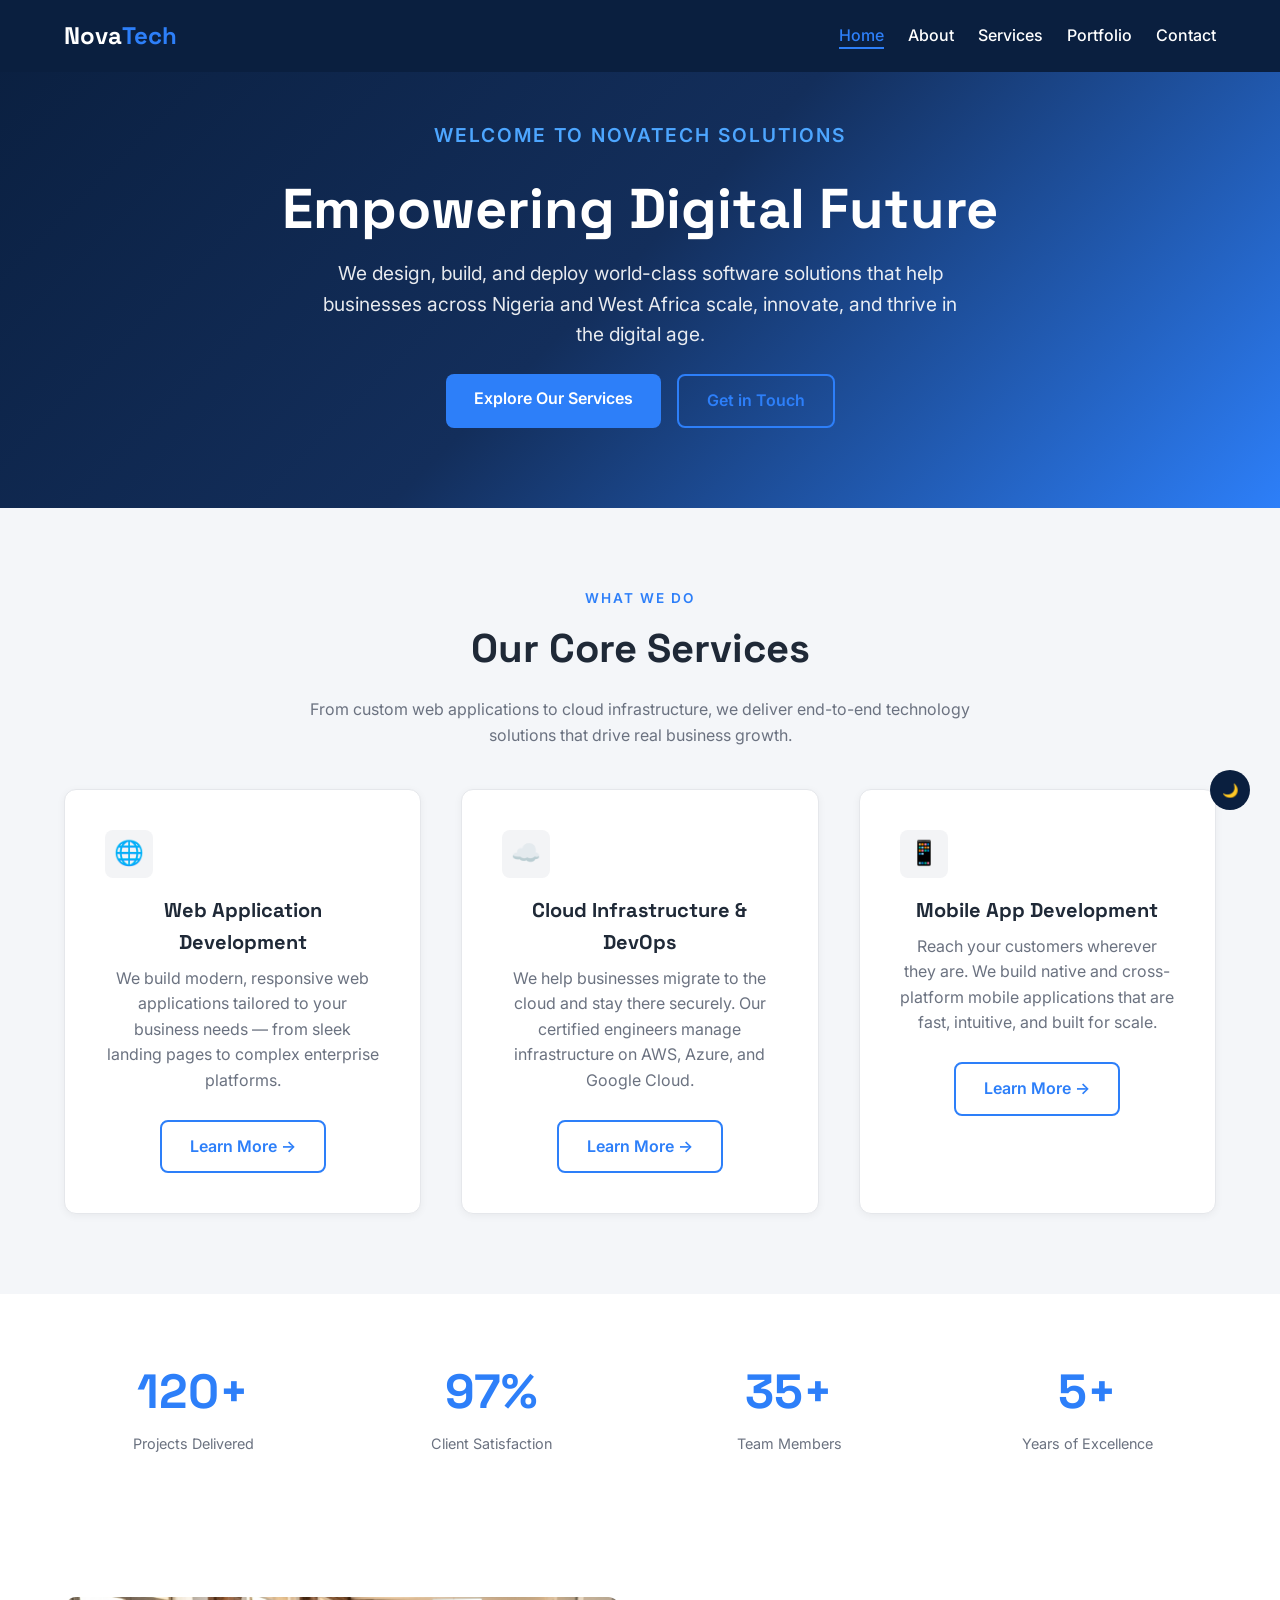
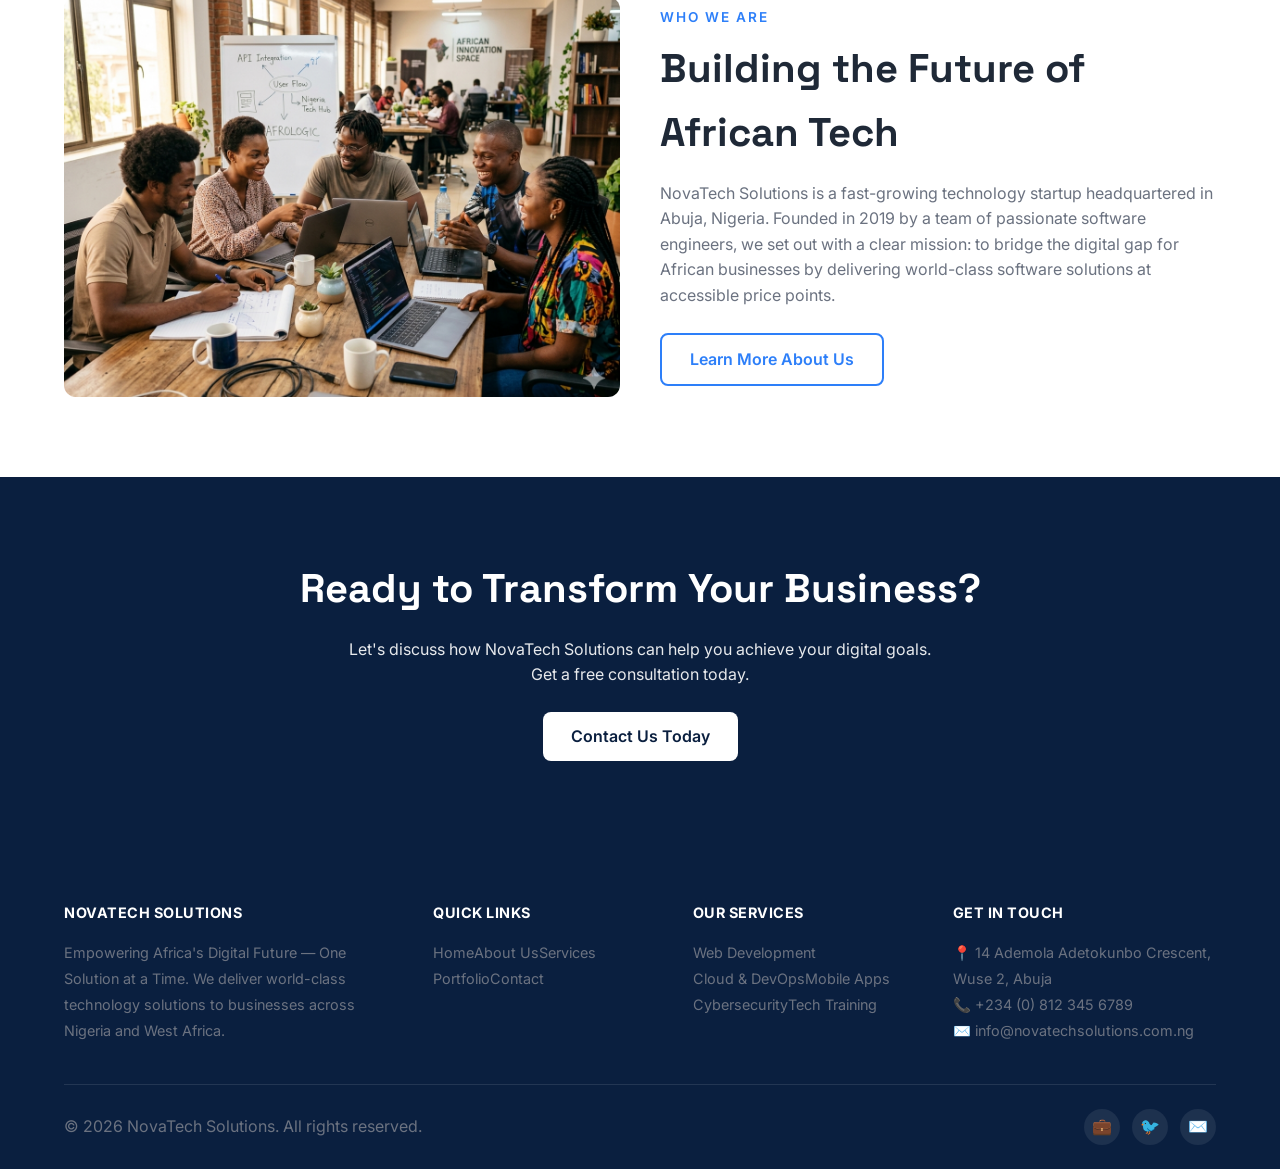
<file: index.html>
<!DOCTYPE html>
<html lang="en">
<head>
  <meta charset="UTF-8">
  <meta name="viewport" content="width=device-width, initial-scale=1.0">
  <title>NovaTech Solutions | Empowering Africa's Digital Future</title>
  <link rel="stylesheet" href="assets/css/styles.css">
</head>
<body>
  <header id="main-header">
    <div class="container">
      <nav>
        <a href="index.html" class="logo">Nova<span>Tech</span></a>
        <button id="menu-toggle" class="menu-toggle" aria-label="Toggle navigation"><span class="hamburger"></span></button>
        <ul id="nav-menu" class="nav-menu">
          <li><a href="index.html" class="nav-link active">Home</a></li>
          <li><a href="about.html" class="nav-link">About</a></li>
          <li><a href="services.html" class="nav-link">Services</a></li>
          <li><a href="portfolio.html" class="nav-link">Portfolio</a></li>
          <li><a href="contact.html" class="nav-link">Contact</a></li>
        </ul>
      </nav>
    </div>
  </header>

  <main>
    <section class="hero">
      <div class="container">
        <p class="section-subtitle" style="color: var(--color-accent-light, #4da6ff);">WELCOME TO NOVATECH SOLUTIONS</p>
        <h1>Empowering <span id="typing-text">Africa's Digital Future</span></h1>
        <p>We design, build, and deploy world-class software solutions that help businesses across Nigeria and West Africa scale, innovate, and thrive in the digital age.</p>
        <div class="hero-buttons">
          <a href="services.html" class="btn btn-primary">Explore Our Services</a>
          <a href="contact.html" class="btn btn-outline">Get in Touch</a>
        </div>
      </div>
    </section>

    <section class="section">
      <div class="container text-center">
        <p class="section-subtitle">WHAT WE DO</p>
        <h2 class="section-title">Our Core Services</h2>
        <p class="section-text">From custom web applications to cloud infrastructure, we deliver end-to-end technology solutions that drive real business growth.</p>
        <div class="grid grid-3">
          <div class="card">
            <div class="card-icon">🌐</div>
            <h3>Web Application Development</h3>
            <p>We build modern, responsive web applications tailored to your business needs — from sleek landing pages to complex enterprise platforms.</p>
            <a href="services.html" class="btn btn-outline" style="align-self: flex-start; margin-top: 10px;">Learn More →</a>
          </div>
          <div class="card">
            <div class="card-icon">☁️</div>
            <h3>Cloud Infrastructure & DevOps</h3>
            <p>We help businesses migrate to the cloud and stay there securely. Our certified engineers manage infrastructure on AWS, Azure, and Google Cloud.</p>
            <a href="services.html" class="btn btn-outline" style="align-self: flex-start; margin-top: 10px;">Learn More →</a>
          </div>
          <div class="card">
            <div class="card-icon">📱</div>
            <h3>Mobile App Development</h3>
            <p>Reach your customers wherever they are. We build native and cross-platform mobile applications that are fast, intuitive, and built for scale.</p>
            <a href="services.html" class="btn btn-outline" style="align-self: flex-start; margin-top: 10px;">Learn More →</a>
          </div>
        </div>
      </div>
    </section>

    <section class="stats-container">
      <div class="container grid grid-4">
        <div class="stat-item"><span class="stat-number">120+</span><span class="stat-label">Projects Delivered</span></div>
        <div class="stat-item"><span class="stat-number">97%</span><span class="stat-label">Client Satisfaction</span></div>
        <div class="stat-item"><span class="stat-number">35+</span><span class="stat-label">Team Members</span></div>
        <div class="stat-item"><span class="stat-number">5+</span><span class="stat-label">Years of Excellence</span></div>
      </div>
    </section>

    <section class="section" style="background: var(--color-white);">
      <div class="container">
        <div class="grid grid-2" style="align-items: center;">
           <img src="images\about\company-story.png" alt="NovaTech company story" style="width: 100%; border-radius: var(--radius-lg); object-fit: cover; height: 400px;">
          <div>
            <p class="section-subtitle">WHO WE ARE</p>
            <h2 class="section-title">Building the Future of African Tech</h2>
            <p style="color: var(--color-text-light); margin-bottom: var(--space-md);">NovaTech Solutions is a fast-growing technology startup headquartered in Abuja, Nigeria. Founded in 2019 by a team of passionate software engineers, we set out with a clear mission: to bridge the digital gap for African businesses by delivering world-class software solutions at accessible price points.</p>
            <a href="about.html" class="btn btn-outline">Learn More About Us</a>
          </div>
        </div>
      </div>
    </section>

    <section class="section" style="background: var(--color-primary); color: var(--color-white); text-align: center;">
      <div class="container">
        <h2 class="section-title" style="color: var(--color-white);">Ready to Transform Your Business?</h2>
        <p style="max-width: 600px; margin: 0 auto var(--space-md); color: rgba(255,255,255,0.9);">Let's discuss how NovaTech Solutions can help you achieve your digital goals. Get a free consultation today.</p>
        <a href="contact.html" class="btn btn-primary" style="background: var(--color-white); color: var(--color-primary);">Contact Us Today</a>
      </div>
    </section>
  </main>

  <footer id="main-footer">
    <div class="container">
      <div class="footer-grid">
        <div class="footer-col">
          <h4 class="footer-heading">NovaTech Solutions</h4>
          <p class="footer-text">Empowering Africa's Digital Future — One Solution at a Time. We deliver world-class technology solutions to businesses across Nigeria and West Africa.</p>
        </div>
        <div class="footer-col">
          <h4 class="footer-heading">Quick Links</h4>
          <div class="footer-links"><a href="index.html">Home</a><a href="about.html">About Us</a><a href="services.html">Services</a><a href="portfolio.html">Portfolio</a><a href="contact.html">Contact</a></div>
        </div>
        <div class="footer-col">
          <h4 class="footer-heading">Our Services</h4>
          <div class="footer-links"><a href="services.html">Web Development</a><a href="services.html">Cloud & DevOps</a><a href="services.html">Mobile Apps</a><a href="services.html">Cybersecurity</a><a href="services.html">Tech Training</a></div>
        </div>
        <div class="footer-col">
          <h4 class="footer-heading">Get in Touch</h4>
          <p class="footer-text">📍 14 Ademola Adetokunbo Crescent, Wuse 2, Abuja<br>📞 +234 (0) 812 345 6789<br>✉️ info@novatechsolutions.com.ng</p>
        </div>
      </div>
      <div class="footer-bottom flex-between">
        <p class="footer-copy">© 2026 NovaTech Solutions. All rights reserved.</p>
        <div class="social-icons">
          <a href="#" class="social-icon" aria-label="LinkedIn">💼</a>
          <a href="#" class="social-icon" aria-label="Twitter/X">🐦</a>
          <a href="mailto:info@novatechsolutions.com.ng" class="social-icon" aria-label="Email">✉️</a>
        </div>
      </div>
    </div>
  </footer>

  <button id="scroll-top-btn" class="scroll-top-btn" aria-label="Scroll to top">↑</button>
  <button id="dark-mode-toggle" style="position:fixed;bottom:90px;right:30px;width:40px;height:40px;border-radius:50%;background:var(--color-primary);color:white;display:flex;align-items:center;justify-content:center;z-index:99;" aria-label="Toggle dark mode">🌙</button>
  <script src="assets/js/main.js"></script>
</body>
</html>
</file>
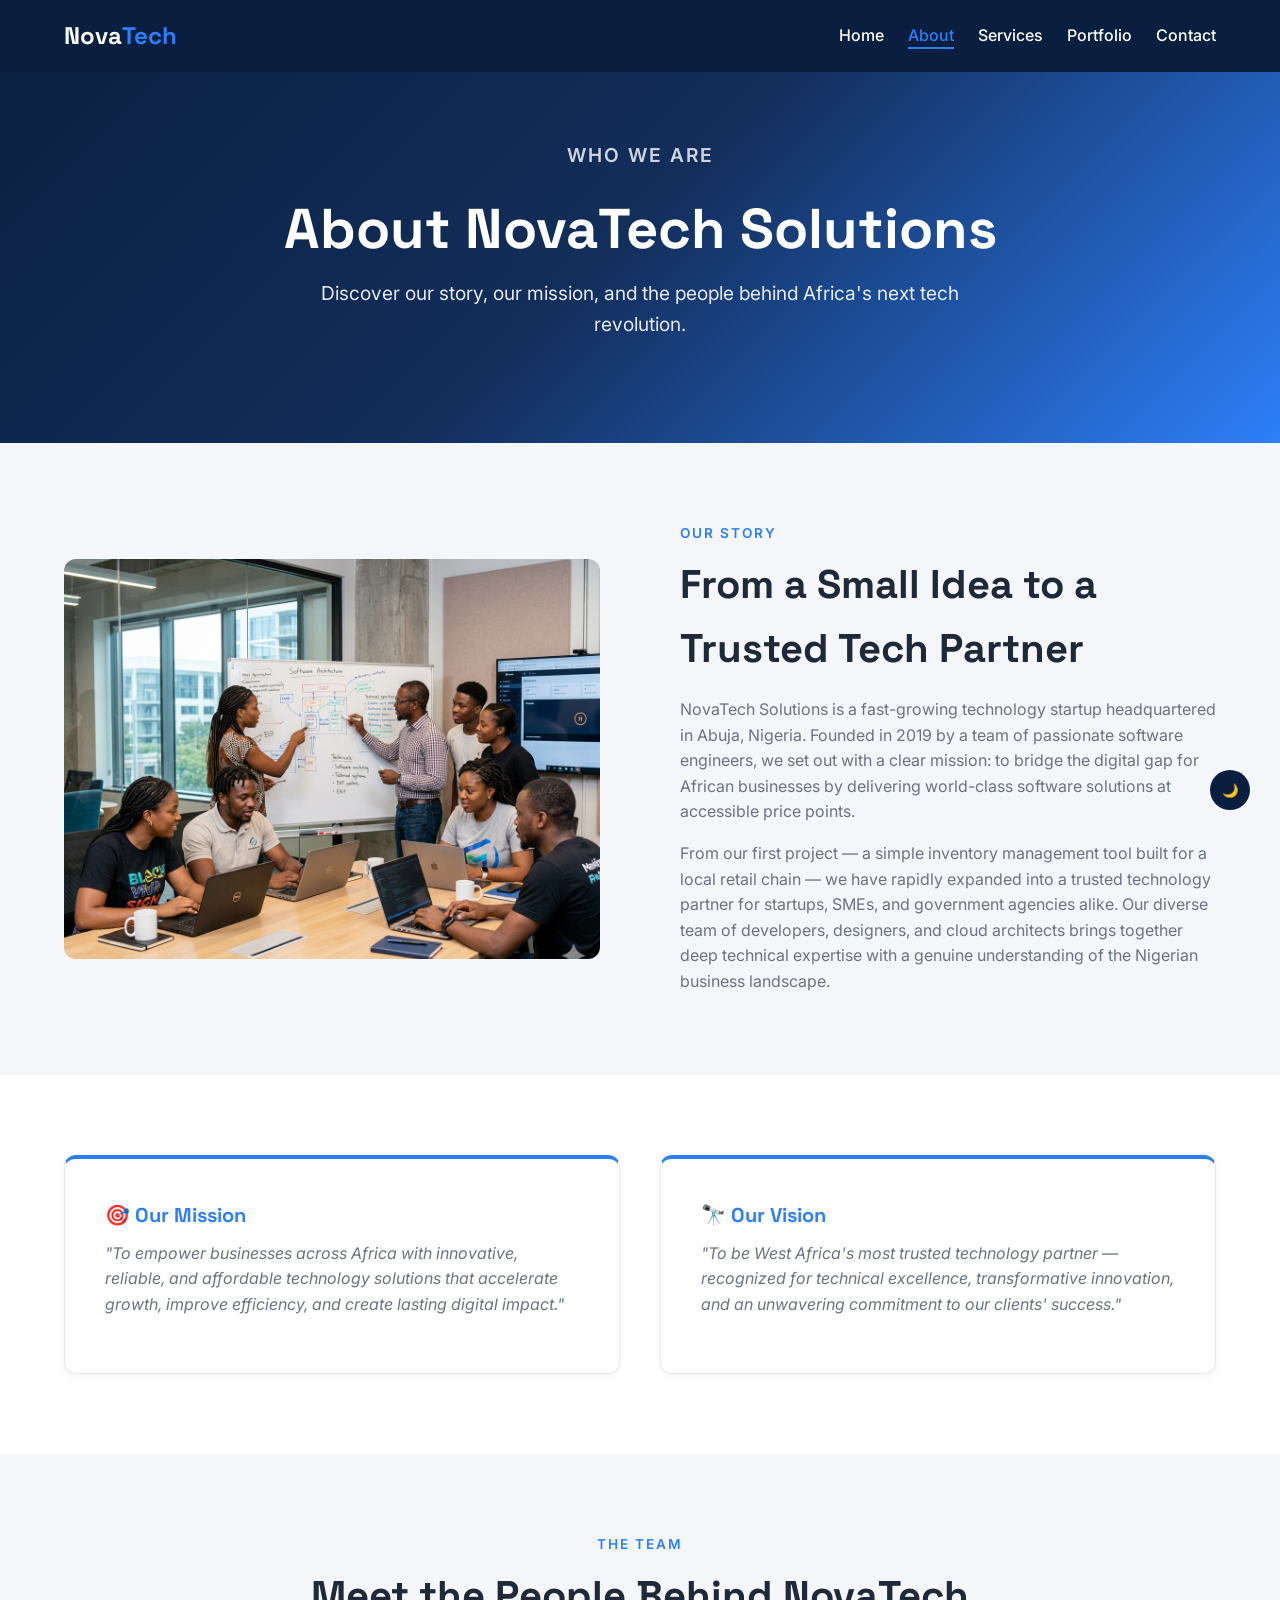
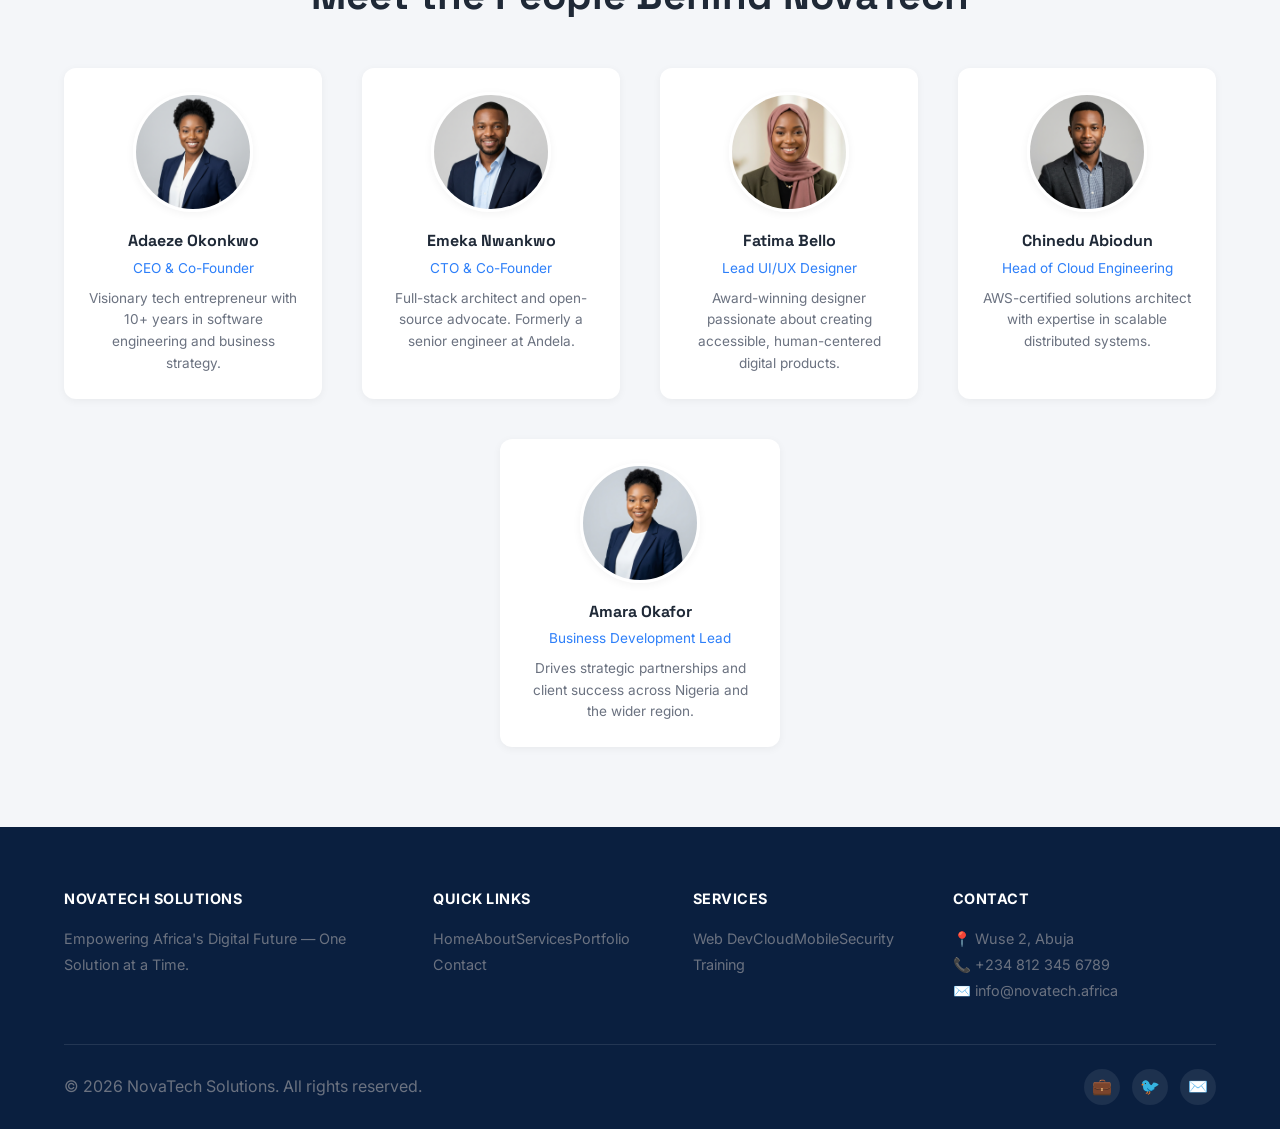
<file: about.html>
<!DOCTYPE html>
<html lang="en">
<head>
  <meta charset="UTF-8">
  <meta name="viewport" content="width=device-width, initial-scale=1.0">
  <title>About Us | NovaTech Solutions</title>
  <link rel="stylesheet" href="assets/css/styles.css">
</head>
<body>
  <header id="main-header">
    <div class="container">
      <nav>
        <a href="index.html" class="logo">Nova<span>Tech</span></a>
        <button id="menu-toggle" class="menu-toggle" aria-label="Toggle navigation"><span class="hamburger"></span></button>
        <ul id="nav-menu" class="nav-menu">
          <li><a href="index.html" class="nav-link">Home</a></li>
          <li><a href="about.html" class="nav-link active">About</a></li>
          <li><a href="services.html" class="nav-link">Services</a></li>
          <li><a href="portfolio.html" class="nav-link">Portfolio</a></li>
          <li><a href="contact.html" class="nav-link">Contact</a></li>
        </ul>
      </nav>
    </div>
  </header>

  <main>
    <section class="hero" style="padding: 140px 0 80px;">
      <div class="container">
        <p class="section-subtitle" style="color: rgba(255,255,255,0.8);">WHO WE ARE</p>
        <h1>About NovaTech Solutions</h1>
        <p>Discover our story, our mission, and the people behind Africa's next tech revolution.</p>
      </div>
    </section>

    <section class="section">
      <div class="container">
        <div class="grid grid-2" style="align-items: center; gap: var(--space-2xl);">
          <img src="images\about\about-preview.png" alt="NovaTech Team Collaboration" style="width: 100%; border-radius: var(--radius-lg); object-fit: cover; height: 400px;">
          <div>
            <p class="section-subtitle">OUR STORY</p>
            <h2 class="section-title">From a Small Idea to a Trusted Tech Partner</h2>
            <p style="color: var(--color-text-light); margin-bottom: var(--space-sm);">NovaTech Solutions is a fast-growing technology startup headquartered in Abuja, Nigeria. Founded in 2019 by a team of passionate software engineers, we set out with a clear mission: to bridge the digital gap for African businesses by delivering world-class software solutions at accessible price points.</p>
            <p style="color: var(--color-text-light);">From our first project — a simple inventory management tool built for a local retail chain — we have rapidly expanded into a trusted technology partner for startups, SMEs, and government agencies alike. Our diverse team of developers, designers, and cloud architects brings together deep technical expertise with a genuine understanding of the Nigerian business landscape.</p>
          </div>
        </div>
      </div>
    </section>

    <section class="section" style="background: var(--color-white);">
      <div class="container grid grid-2">
        <div class="card" style="border-top: 4px solid var(--color-accent);">
          <h3 style="color: var(--color-accent); margin-bottom: 10px;">🎯 Our Mission</h3>
          <p style="font-style: italic; color: var(--color-text-light);">"To empower businesses across Africa with innovative, reliable, and affordable technology solutions that accelerate growth, improve efficiency, and create lasting digital impact."</p>
        </div>
        <div class="card" style="border-top: 4px solid var(--color-accent);">
          <h3 style="color: var(--color-accent); margin-bottom: 10px;">🔭 Our Vision</h3>
          <p style="font-style: italic; color: var(--color-text-light);">"To be West Africa's most trusted technology partner — recognized for technical excellence, transformative innovation, and an unwavering commitment to our clients' success."</p>
        </div>
      </div>
    </section>

    <section class="section">
      <div class="container text-center">
        <p class="section-subtitle">THE TEAM</p>
        <h2 class="section-title">Meet the People Behind NovaTech</h2>
        <div class="grid grid-4" style="margin-top: var(--space-lg);">
          <div class="team-card"><img src="images\team\adaeze-okonkwo.png" alt="Adaeze Okonkwo" class="team-photo"><h4 class="team-name">Adaeze Okonkwo</h4><p class="team-role">CEO & Co-Founder</p><p class="team-bio">Visionary tech entrepreneur with 10+ years in software engineering and business strategy.</p></div>
          <div class="team-card"><img src="images\team\emeka-nwankwo.png" alt="Emeka Nwankwo" class="team-photo"><h4 class="team-name">Emeka Nwankwo</h4><p class="team-role">CTO & Co-Founder</p><p class="team-bio">Full-stack architect and open-source advocate. Formerly a senior engineer at Andela.</p></div>
          <div class="team-card"><img src="images\team\fatima-bello.png" alt="Fatima Bello" class="team-photo"><h4 class="team-name">Fatima Bello</h4><p class="team-role">Lead UI/UX Designer</p><p class="team-bio">Award-winning designer passionate about creating accessible, human-centered digital products.</p></div>
          <div class="team-card"><img src="images\team\chinedu-abiodun.png" alt="Chinedu Abiodun" class="team-photo"><h4 class="team-name">Chinedu Abiodun</h4><p class="team-role">Head of Cloud Engineering</p><p class="team-bio">AWS-certified solutions architect with expertise in scalable distributed systems.</p></div>
          <div class="team-card" style="max-width: 280px; margin: 0 auto; grid-column: 1 / -1;"><img src="images\team\amara-okafor.png" alt="Amara Okafor" class="team-photo"><h4 class="team-name">Amara Okafor</h4><p class="team-role">Business Development Lead</p><p class="team-bio">Drives strategic partnerships and client success across Nigeria and the wider region.</p></div>
        </div>
      </div>
    </section>
  </main>

  <footer id="main-footer">
    <div class="container">
      <div class="footer-grid">
        <div class="footer-col"><h4 class="footer-heading">NovaTech Solutions</h4><p class="footer-text">Empowering Africa's Digital Future — One Solution at a Time.</p></div>
        <div class="footer-col"><h4 class="footer-heading">Quick Links</h4><div class="footer-links"><a href="index.html">Home</a><a href="about.html">About</a><a href="services.html">Services</a><a href="portfolio.html">Portfolio</a><a href="contact.html">Contact</a></div></div>
        <div class="footer-col"><h4 class="footer-heading">Services</h4><div class="footer-links"><a href="services.html">Web Dev</a><a href="services.html">Cloud</a><a href="services.html">Mobile</a><a href="services.html">Security</a><a href="services.html">Training</a></div></div>
        <div class="footer-col"><h4 class="footer-heading">Contact</h4><p class="footer-text">📍 Wuse 2, Abuja<br>📞 +234 812 345 6789<br>✉️ info@novatech.africa</p></div>
      </div>
      <div class="footer-bottom flex-between">
        <p class="footer-copy">© 2026 NovaTech Solutions. All rights reserved.</p>
        <div class="social-icons"><a href="#" class="social-icon">💼</a><a href="#" class="social-icon">🐦</a><a href="mailto:info@novatech.africa" class="social-icon">✉️</a></div>
      </div>
    </div>
  </footer>

  <button id="scroll-top-btn" class="scroll-top-btn" aria-label="Scroll to top">↑</button>
  <button id="dark-mode-toggle" style="position:fixed;bottom:90px;right:30px;width:40px;height:40px;border-radius:50%;background:var(--color-primary);color:white;display:flex;align-items:center;justify-content:center;z-index:99;" aria-label="Toggle dark mode">🌙</button>
  <script src="assets/js/main.js"></script>
</body>
</html>
</file>
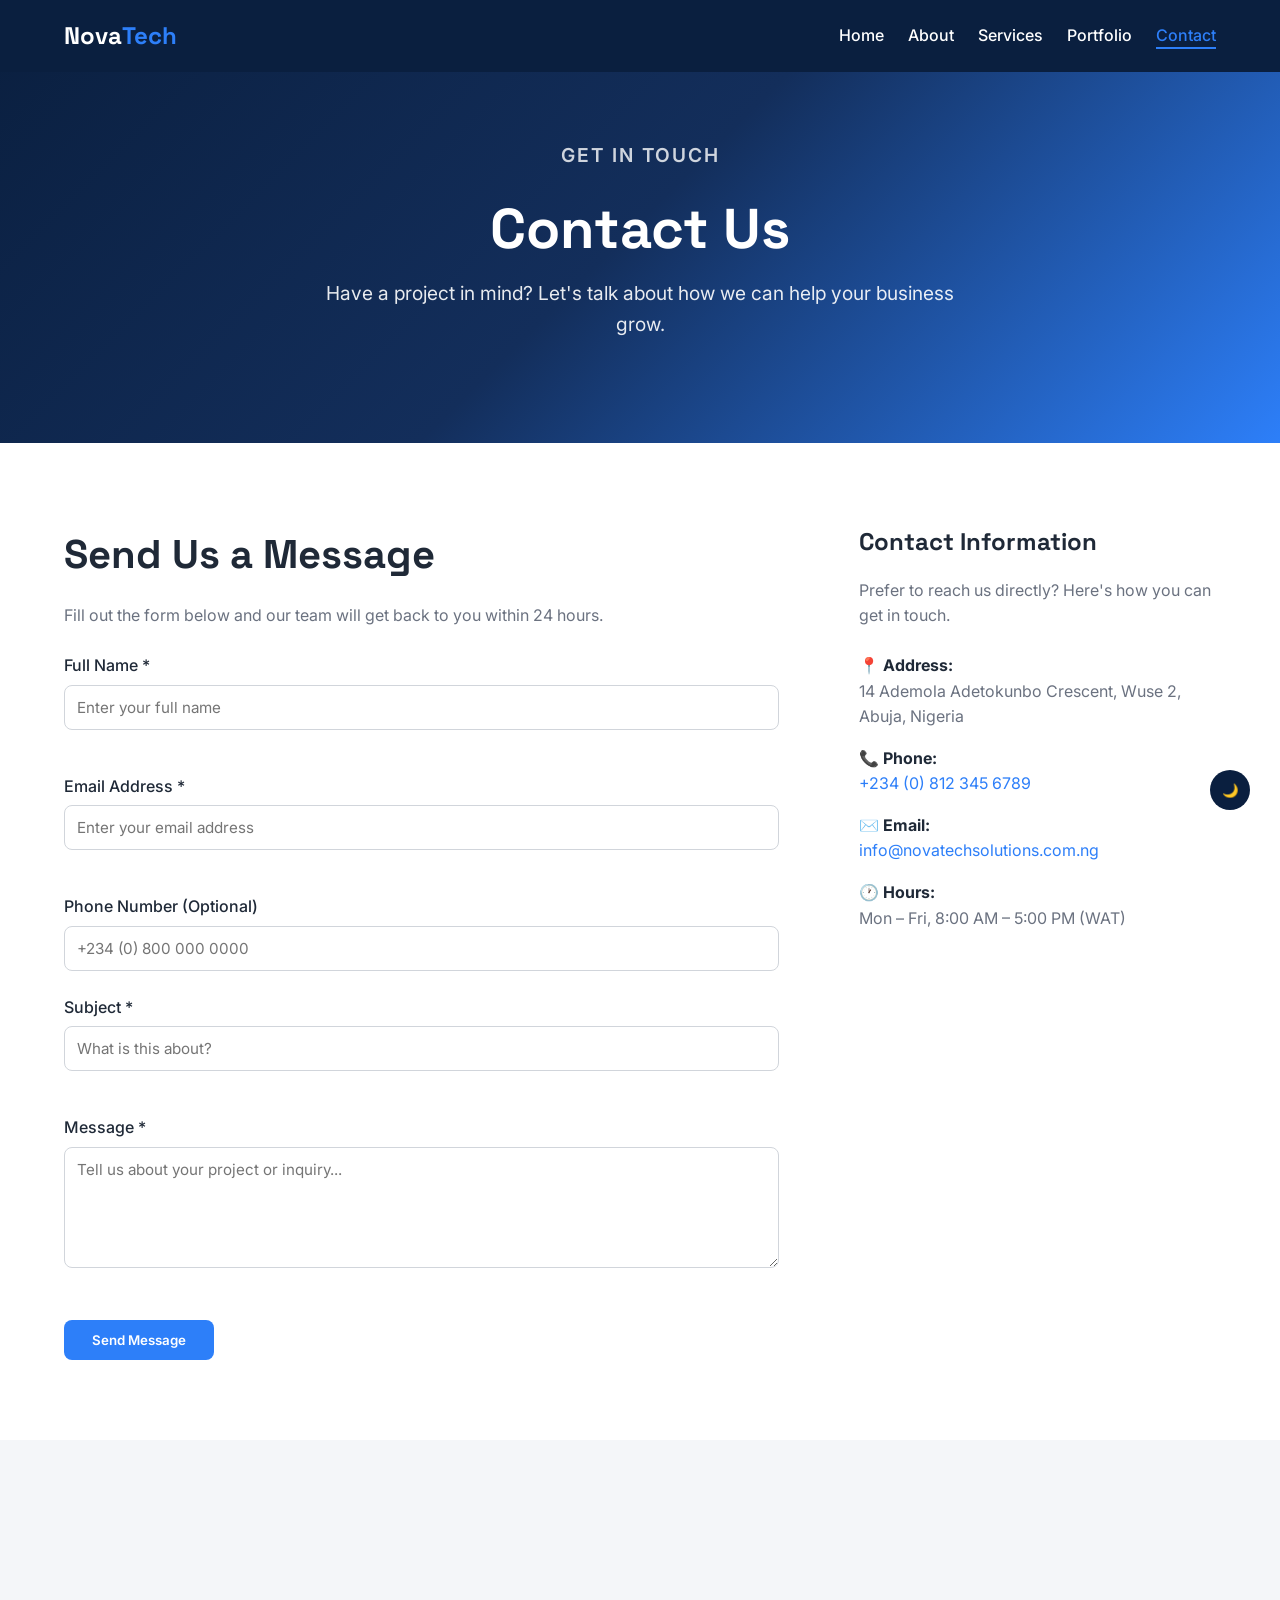
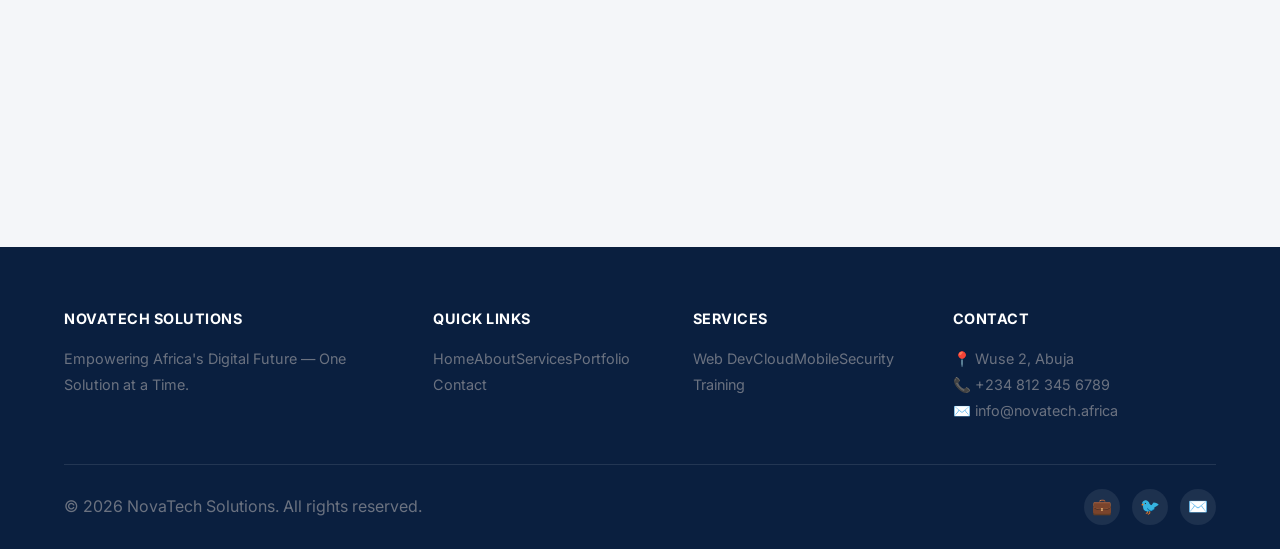
<file: contact.html>
<!DOCTYPE html>
<html lang="en">
<head>
  <meta charset="UTF-8">
  <meta name="viewport" content="width=device-width, initial-scale=1.0">
  <title>Contact Us | NovaTech Solutions</title>
  <link rel="stylesheet" href="assets/css/styles.css">
</head>
<body>
  <header id="main-header">
    <div class="container">
      <nav>
        <a href="index.html" class="logo">Nova<span>Tech</span></a>
        <button id="menu-toggle" class="menu-toggle" aria-label="Toggle navigation"><span class="hamburger"></span></button>
        <ul id="nav-menu" class="nav-menu">
          <li><a href="index.html" class="nav-link">Home</a></li>
          <li><a href="about.html" class="nav-link">About</a></li>
          <li><a href="services.html" class="nav-link">Services</a></li>
          <li><a href="portfolio.html" class="nav-link">Portfolio</a></li>
          <li><a href="contact.html" class="nav-link active">Contact</a></li>
        </ul>
      </nav>
    </div>
  </header>

  <main>
    <section class="hero" style="padding: 140px 0 80px;">
      <div class="container">
        <p class="section-subtitle" style="color: rgba(255,255,255,0.8);">GET IN TOUCH</p>
        <h1>Contact Us</h1>
        <p>Have a project in mind? Let's talk about how we can help your business grow.</p>
      </div>
    </section>

    <section class="section" style="background: var(--color-white);">
      <div class="container">
        <div class="contact-wrapper" style="display: grid; grid-template-columns: 2fr 1fr; gap: var(--space-2xl);">
          <div>
            <h2 class="section-title">Send Us a Message</h2>
            <p style="color: var(--color-text-light); margin-bottom: var(--space-md);">Fill out the form below and our team will get back to you within 24 hours.</p>
            
            <form id="contact-form" novalidate>
              <div class="form-group">
                <label for="full-name">Full Name *</label>
                <input type="text" id="full-name" name="fullName" required placeholder="Enter your full name">
                <span class="form-error" id="name-error"></span>
              </div>
              <div class="form-group">
                <label for="email">Email Address *</label>
                <input type="email" id="email" name="email" required placeholder="Enter your email address">
                <span class="form-error" id="email-error"></span>
              </div>
              <div class="form-group">
                <label for="phone">Phone Number (Optional)</label>
                <input type="tel" id="phone" name="phone" placeholder="+234 (0) 800 000 0000">
              </div>
              <div class="form-group">
                <label for="subject">Subject *</label>
                <input type="text" id="subject" name="subject" required placeholder="What is this about?">
                <span class="form-error" id="subject-error"></span>
              </div>
              <div class="form-group">
                <label for="message">Message *</label>
                <textarea id="message" name="message" required placeholder="Tell us about your project or inquiry..." rows="5"></textarea>
                <span class="form-error" id="message-error"></span>
              </div>
              <button type="submit" class="btn btn-primary">Send Message</button>
            </form>
          </div>

          <div>
            <h3 class="section-title" style="font-size: 1.5rem;">Contact Information</h3>
            <p style="color: var(--color-text-light); margin-bottom: var(--space-md);">Prefer to reach us directly? Here's how you can get in touch.</p>
            <div style="display: flex; flex-direction: column; gap: var(--space-sm);">
              <div><strong>📍 Address:</strong><br><span style="color: var(--color-text-light);">14 Ademola Adetokunbo Crescent, Wuse 2, Abuja, Nigeria</span></div>
              <div><strong>📞 Phone:</strong><br><a href="tel:+2348123456789" style="color: var(--color-accent);">+234 (0) 812 345 6789</a></div>
              <div><strong>✉️ Email:</strong><br><a href="mailto:info@novatechsolutions.com.ng" style="color: var(--color-accent);">info@novatechsolutions.com.ng</a></div>
              <div><strong>🕐 Hours:</strong><br><span style="color: var(--color-text-light);">Mon – Fri, 8:00 AM – 5:00 PM (WAT)</span></div>
            </div>
          </div>
        </div>
      </div>
    </section>

    <!-- 📍 MAP SECTION (Bonus) -->
    <section class="section map-section" style="padding: 0; background: var(--color-background);">
      <iframe 
        src="https://www.google.com/maps/embed?pb=!1m18!1m12!1m3!1d3940.1!2d7.49!3d9.07!2m3!1f0!2f0!3f0!3m2!1i1024!2i768!4f13.1!3m3!1m2!1s0x0%3A0x0!2sWuse+2+Abuja!5e0!3m2!1sen!2sng"
        width="100%" 
        height="400" 
        style="border:0;" 
        allowfullscreen="" 
        loading="lazy" 
        referrerpolicy="no-referrer-when-downgrade"
        title="NovaTech Solutions Office Location - Wuse 2, Abuja">
      </iframe>
    </section>
  </main>

  <footer id="main-footer">
    <div class="container">
      <div class="footer-grid">
        <div class="footer-col"><h4 class="footer-heading">NovaTech Solutions</h4><p class="footer-text">Empowering Africa's Digital Future — One Solution at a Time.</p></div>
        <div class="footer-col"><h4 class="footer-heading">Quick Links</h4><div class="footer-links"><a href="index.html">Home</a><a href="about.html">About</a><a href="services.html">Services</a><a href="portfolio.html">Portfolio</a><a href="contact.html">Contact</a></div></div>
        <div class="footer-col"><h4 class="footer-heading">Services</h4><div class="footer-links"><a href="services.html">Web Dev</a><a href="services.html">Cloud</a><a href="services.html">Mobile</a><a href="services.html">Security</a><a href="services.html">Training</a></div></div>
        <div class="footer-col"><h4 class="footer-heading">Contact</h4><p class="footer-text">📍 Wuse 2, Abuja<br>📞 +234 812 345 6789<br>✉️ info@novatech.africa</p></div>
      </div>
      <div class="footer-bottom flex-between">
        <p class="footer-copy">© 2026 NovaTech Solutions. All rights reserved.</p>
        <div class="social-icons"><a href="#" class="social-icon" aria-label="LinkedIn">💼</a><a href="#" class="social-icon" aria-label="Twitter/X">🐦</a><a href="mailto:info@novatech.africa" class="social-icon" aria-label="Email">✉️</a></div>
      </div>
    </div>
  </footer>

  <button id="scroll-top-btn" class="scroll-top-btn" aria-label="Scroll to top">↑</button>
  <button id="dark-mode-toggle" style="position:fixed;bottom:90px;right:30px;width:40px;height:40px;border-radius:50%;background:var(--color-primary);color:white;display:flex;align-items:center;justify-content:center;z-index:99;" aria-label="Toggle dark mode">🌙</button>
  <script src="assets/js/main.js"></script>
</body>
</html>
</file>
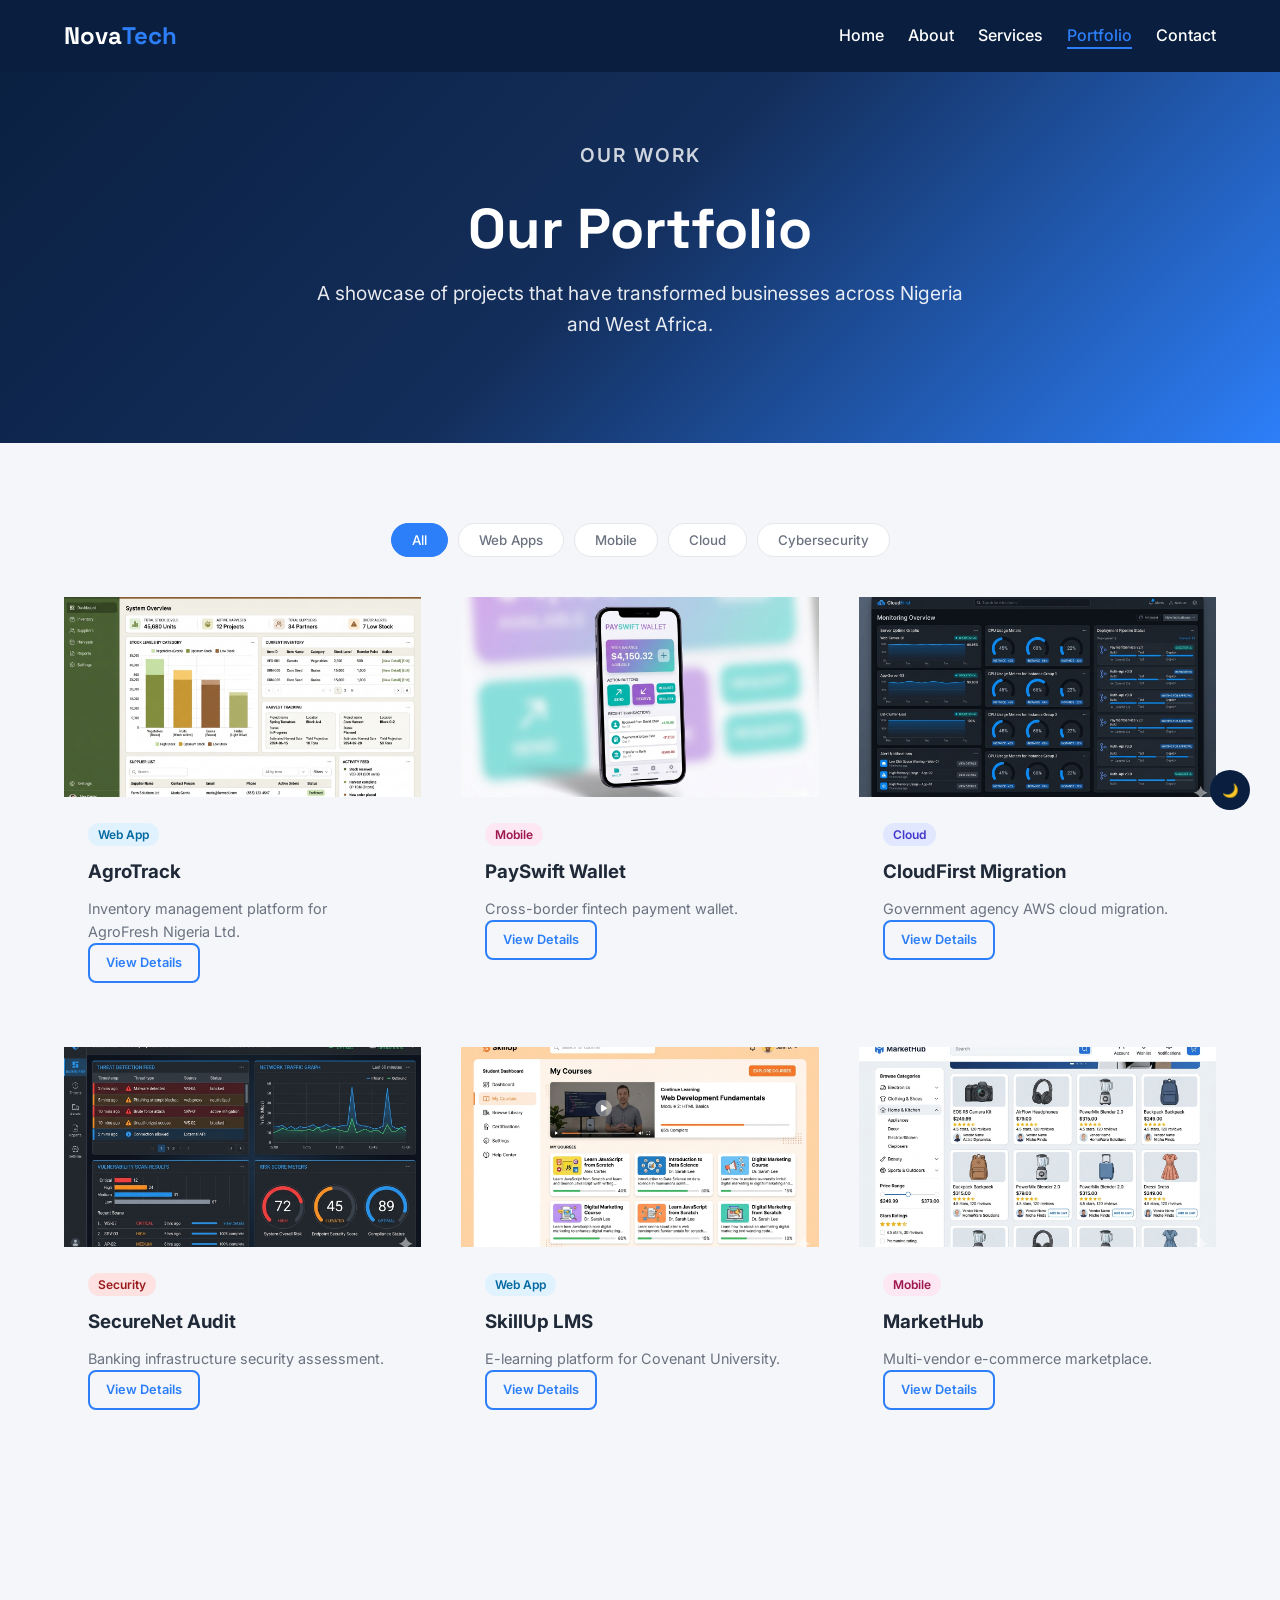
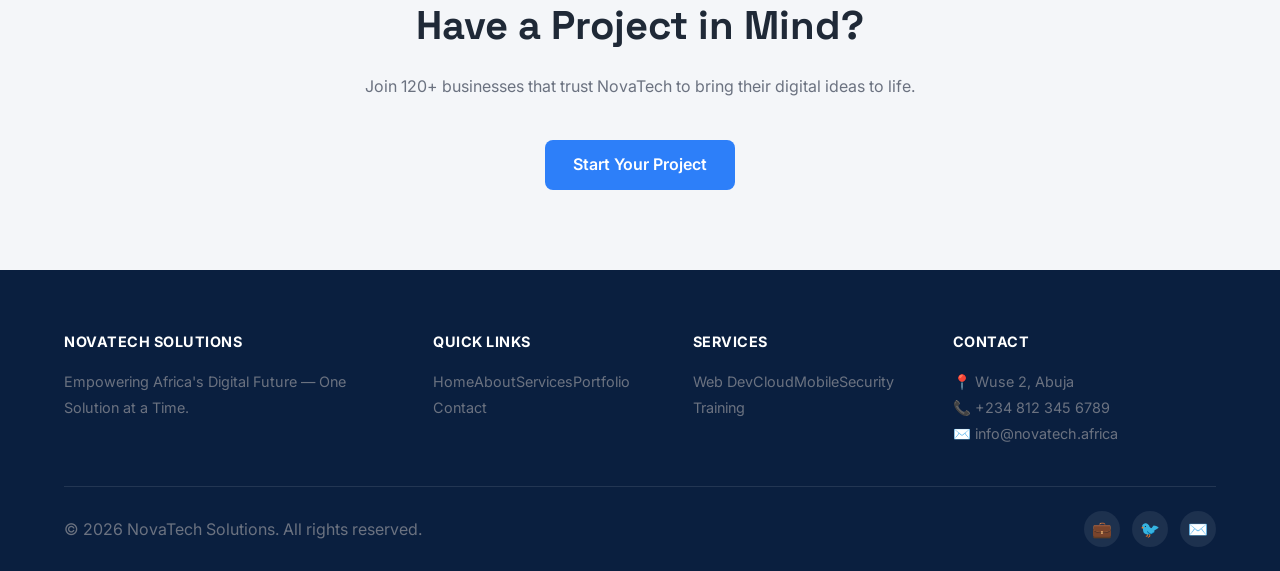
<file: portfolio.html>
<!DOCTYPE html>
<html lang="en">
<head>
  <meta charset="UTF-8">
  <meta name="viewport" content="width=device-width, initial-scale=1.0">
  <title>Portfolio | NovaTech Solutions</title>
  <link rel="stylesheet" href="assets/css/styles.css">
</head>
<body>
  <header id="main-header">
    <div class="container">
      <nav>
        <a href="index.html" class="logo">Nova<span>Tech</span></a>
        <button id="menu-toggle" class="menu-toggle" aria-label="Toggle navigation"><span class="hamburger"></span></button>
        <ul id="nav-menu" class="nav-menu">
          <li><a href="index.html" class="nav-link">Home</a></li>
          <li><a href="about.html" class="nav-link">About</a></li>
          <li><a href="services.html" class="nav-link">Services</a></li>
          <li><a href="portfolio.html" class="nav-link active">Portfolio</a></li>
          <li><a href="contact.html" class="nav-link">Contact</a></li>
        </ul>
      </nav>
    </div>
  </header>

  <main>
    <section class="hero" style="padding: 140px 0 80px;">
      <div class="container">
        <p class="section-subtitle" style="color: rgba(255,255,255,0.8);">OUR WORK</p>
        <h1>Our Portfolio</h1>
        <p>A showcase of projects that have transformed businesses across Nigeria and West Africa.</p>
      </div>
    </section>

    <section class="section">
      <div class="container">
        <div class="filter">
          <button class="filter-btn active" data-filter="all">All</button>
          <button class="filter-btn" data-filter="web">Web Apps</button>
          <button class="filter-btn" data-filter="mobile">Mobile</button>
          <button class="filter-btn" data-filter="cloud">Cloud</button>
          <button class="filter-btn" data-filter="cybersecurity">Cybersecurity</button>
        </div>
        <div class="grid grid-3">
          <div class="portfolio-card" data-category="web">
            <img src="images\portfolio\project-agrotrack.png" alt="AgroTrack Dashboard" style="height: 200px; object-fit: cover; width: 100%;">
            <div style="padding: var(--space-md);">
              <span style="background: #e0f2fe; color: #0369a1; padding: 4px 10px; border-radius: 20px; font-size: 0.75rem; font-weight: 600;">Web App</span>
              <h3 style="margin: 10px 0;">AgroTrack</h3>
              <p style="color: var(--color-text-light); font-size: 0.9rem;">Inventory management platform for AgroFresh Nigeria Ltd.</p>
              <a href="#" class="btn btn-outline" style="padding: 8px 16px; font-size: 0.8rem;">View Details</a>
            </div>
          </div>
          <div class="portfolio-card" data-category="mobile">
            <img src="images\portfolio\project-payswift.png" alt="PaySwift App" style="height: 200px; object-fit: cover; width: 100%;">
            <div style="padding: var(--space-md);">
              <span style="background: #fce7f3; color: #9d174d; padding: 4px 10px; border-radius: 20px; font-size: 0.75rem; font-weight: 600;">Mobile</span>
              <h3 style="margin: 10px 0;">PaySwift Wallet</h3>
              <p style="color: var(--color-text-light); font-size: 0.9rem;">Cross-border fintech payment wallet.</p>
              <a href="#" class="btn btn-outline" style="padding: 8px 16px; font-size: 0.8rem;">View Details</a>
            </div>
          </div>
          <div class="portfolio-card" data-category="cloud">
            <img src="images\portfolio\project-cloudfirst.png" alt="CloudFirst Migration" style="height: 200px; object-fit: cover; width: 100%;">
            <div style="padding: var(--space-md);">
              <span style="background: #e0e7ff; color: #4338ca; padding: 4px 10px; border-radius: 20px; font-size: 0.75rem; font-weight: 600;">Cloud</span>
              <h3 style="margin: 10px 0;">CloudFirst Migration</h3>
              <p style="color: var(--color-text-light); font-size: 0.9rem;">Government agency AWS cloud migration.</p>
              <a href="#" class="btn btn-outline" style="padding: 8px 16px; font-size: 0.8rem;">View Details</a>
            </div>
          </div>
          <div class="portfolio-card" data-category="cybersecurity">
            <img src="images\portfolio\project-securenet.png" alt="SecureNet Audit" style="height: 200px; object-fit: cover; width: 100%;">
            <div style="padding: var(--space-md);">
              <span style="background: #fee2e2; color: #991b1b; padding: 4px 10px; border-radius: 20px; font-size: 0.75rem; font-weight: 600;">Security</span>
              <h3 style="margin: 10px 0;">SecureNet Audit</h3>
              <p style="color: var(--color-text-light); font-size: 0.9rem;">Banking infrastructure security assessment.</p>
              <a href="#" class="btn btn-outline" style="padding: 8px 16px; font-size: 0.8rem;">View Details</a>
            </div>
          </div>
          <div class="portfolio-card" data-category="web">
            <img src="images\portfolio\project-skillup.png" alt="SkillUp LMS" style="height: 200px; object-fit: cover; width: 100%;">
            <div style="padding: var(--space-md);">
              <span style="background: #e0f2fe; color: #0369a1; padding: 4px 10px; border-radius: 20px; font-size: 0.75rem; font-weight: 600;">Web App</span>
              <h3 style="margin: 10px 0;">SkillUp LMS</h3>
              <p style="color: var(--color-text-light); font-size: 0.9rem;">E-learning platform for Covenant University.</p>
              <a href="#" class="btn btn-outline" style="padding: 8px 16px; font-size: 0.8rem;">View Details</a>
            </div>
          </div>
          <div class="portfolio-card" data-category="mobile">
            <img src="images\portfolio\project-markethub.png" alt="Markethub App" style="height: 200px; object-fit: cover; width: 100%;">
            <div style="padding: var(--space-md);">
              <span style="background: #fce7f3; color: #9d174d; padding: 4px 10px; border-radius: 20px; font-size: 0.75rem; font-weight: 600;">Mobile</span>
              <h3 style="margin: 10px 0;">MarketHub</h3>
              <p style="color: var(--color-text-light); font-size: 0.9rem;">Multi-vendor e-commerce marketplace.</p>
              <a href="#" class="btn btn-outline" style="padding: 8px 16px; font-size: 0.8rem;">View Details</a>
            </div>
          </div>
        </div>
      </div>
    </section>

    <section class="section text-center" style="background: var(--color-background);">
      <div class="container">
        <h2 class="section-title">Have a Project in Mind?</h2>
        <p class="section-text">Join 120+ businesses that trust NovaTech to bring their digital ideas to life.</p>
        <a href="contact.html" class="btn btn-primary">Start Your Project</a>
      </div>
    </section>
  </main>

  <footer id="main-footer">
    <div class="container">
      <div class="footer-grid">
        <div class="footer-col"><h4 class="footer-heading">NovaTech Solutions</h4><p class="footer-text">Empowering Africa's Digital Future — One Solution at a Time.</p></div>
        <div class="footer-col"><h4 class="footer-heading">Quick Links</h4><div class="footer-links"><a href="index.html">Home</a><a href="about.html">About</a><a href="services.html">Services</a><a href="portfolio.html">Portfolio</a><a href="contact.html">Contact</a></div></div>
        <div class="footer-col"><h4 class="footer-heading">Services</h4><div class="footer-links"><a href="services.html">Web Dev</a><a href="services.html">Cloud</a><a href="services.html">Mobile</a><a href="services.html">Security</a><a href="services.html">Training</a></div></div>
        <div class="footer-col"><h4 class="footer-heading">Contact</h4><p class="footer-text">📍 Wuse 2, Abuja<br>📞 +234 812 345 6789<br>✉️ info@novatech.africa</p></div>
      </div>
      <div class="footer-bottom flex-between">
        <p class="footer-copy">© 2026 NovaTech Solutions. All rights reserved.</p>
        <div class="social-icons"><a href="#" class="social-icon">💼</a><a href="#" class="social-icon">🐦</a><a href="mailto:info@novatech.africa" class="social-icon">✉️</a></div>
      </div>
    </div>
  </footer>

  <button id="scroll-top-btn" class="scroll-top-btn" aria-label="Scroll to top">↑</button>
  <button id="dark-mode-toggle" style="position:fixed;bottom:90px;right:30px;width:40px;height:40px;border-radius:50%;background:var(--color-primary);color:white;display:flex;align-items:center;justify-content:center;z-index:99;" aria-label="Toggle dark mode">🌙</button>
  <script src="assets/js/main.js"></script>
</body>
</html>
</file>
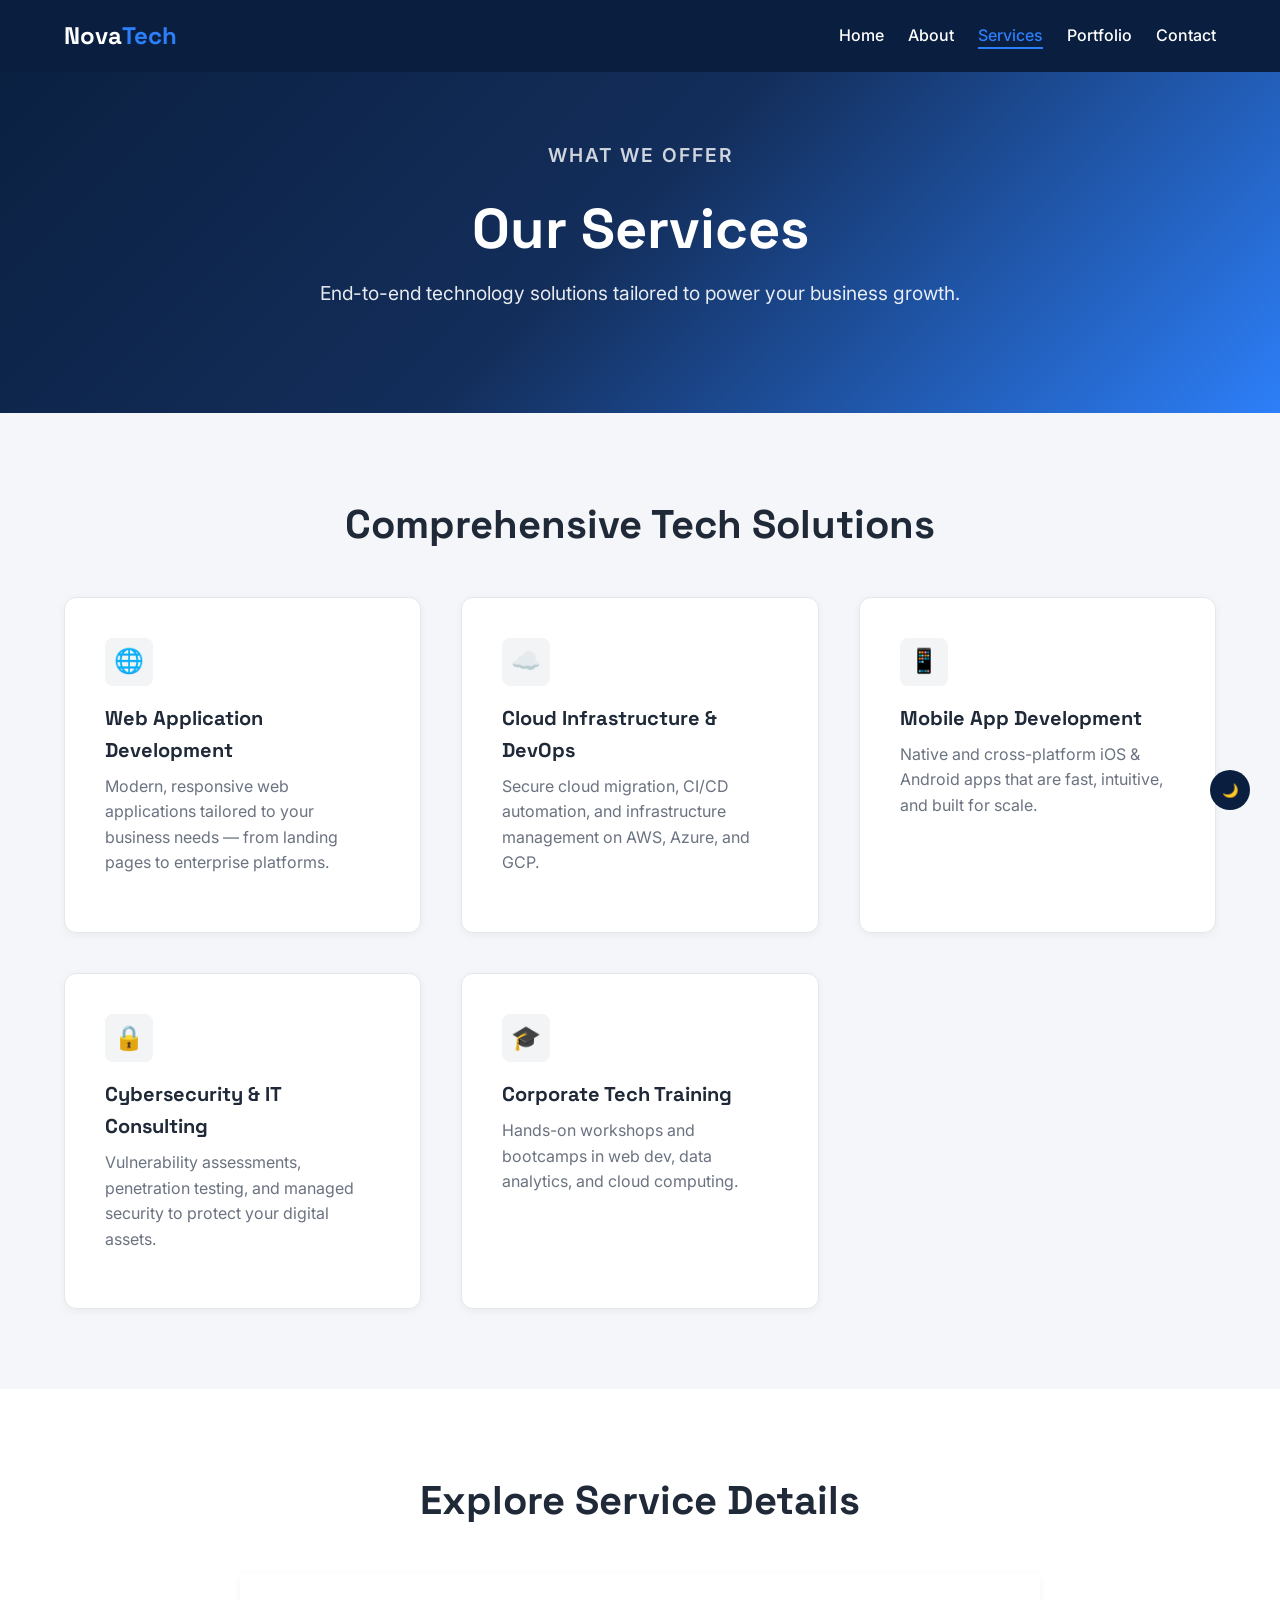
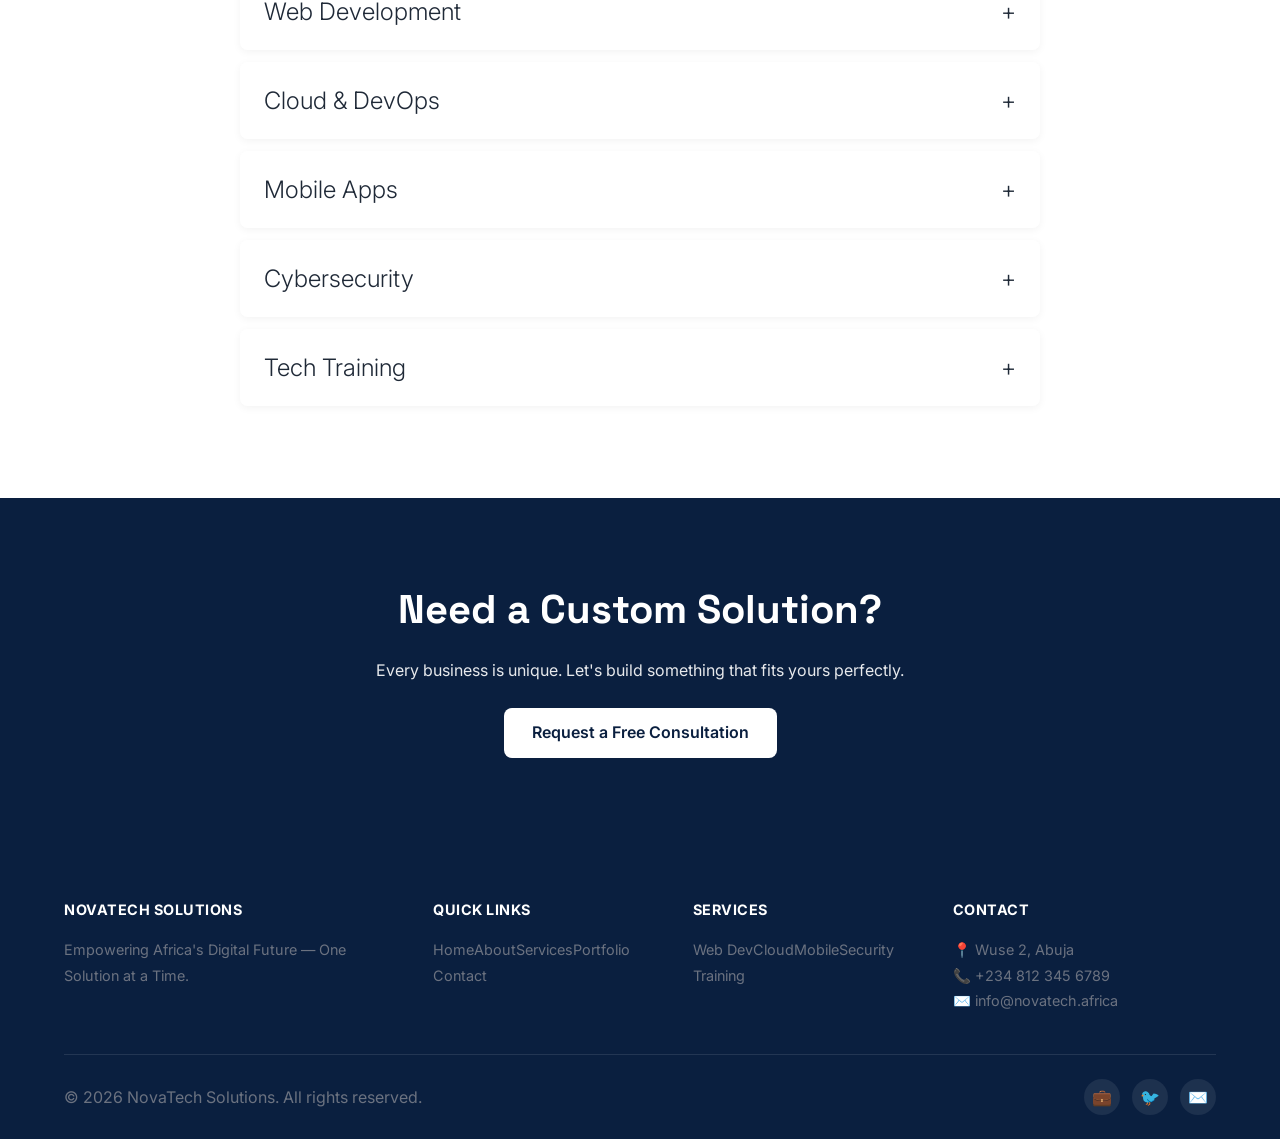
<file: services.html>
<!DOCTYPE html>
<html lang="en">
<head>
  <meta charset="UTF-8">
  <meta name="viewport" content="width=device-width, initial-scale=1.0">
  <title>Our Services | NovaTech Solutions</title>
  <link rel="stylesheet" href="assets/css/styles.css">
</head>
<body>
  <header id="main-header">
    <div class="container">
      <nav>
        <a href="index.html" class="logo">Nova<span>Tech</span></a>
        <button id="menu-toggle" class="menu-toggle" aria-label="Toggle navigation"><span class="hamburger"></span></button>
        <ul id="nav-menu" class="nav-menu">
          <li><a href="index.html" class="nav-link">Home</a></li>
          <li><a href="about.html" class="nav-link">About</a></li>
          <li><a href="services.html" class="nav-link active">Services</a></li>
          <li><a href="portfolio.html" class="nav-link">Portfolio</a></li>
          <li><a href="contact.html" class="nav-link">Contact</a></li>
        </ul>
      </nav>
    </div>
  </header>

  <main>
    <section class="hero" style="padding: 140px 0 80px;">
      <div class="container">
        <p class="section-subtitle" style="color: rgba(255,255,255,0.8);">WHAT WE OFFER</p>
        <h1>Our Services</h1>
        <p>End-to-end technology solutions tailored to power your business growth.</p>
      </div>
    </section>

    <section class="section">
      <div class="container text-center">
        <h2 class="section-title">Comprehensive Tech Solutions</h2>
        <div class="grid grid-3" style="text-align: left; margin-top: var(--space-lg);">
          <div class="card"><div class="card-icon">🌐</div><h3>Web Application Development</h3><p>Modern, responsive web applications tailored to your business needs — from landing pages to enterprise platforms.</p></div>
          <div class="card"><div class="card-icon">☁️</div><h3>Cloud Infrastructure & DevOps</h3><p>Secure cloud migration, CI/CD automation, and infrastructure management on AWS, Azure, and GCP.</p></div>
          <div class="card"><div class="card-icon">📱</div><h3>Mobile App Development</h3><p>Native and cross-platform iOS & Android apps that are fast, intuitive, and built for scale.</p></div>
          <div class="card"><div class="card-icon">🔒</div><h3>Cybersecurity & IT Consulting</h3><p>Vulnerability assessments, penetration testing, and managed security to protect your digital assets.</p></div>
          <div class="card"><div class="card-icon">🎓</div><h3>Corporate Tech Training</h3><p>Hands-on workshops and bootcamps in web dev, data analytics, and cloud computing.</p></div>
        </div>
      </div>
    </section>

    <section class="section" style="background: var(--color-white);">
      <div class="container">
        <h2 class="section-title text-center" style="margin-bottom: var(--space-lg);">Explore Service Details</h2>
        <div class="accordion-container" style="max-width: 800px; margin: 0 auto;">
          <div class="accordion-item">
            <button class="accordion-header"><span>Web Development</span><span>+</span></button>
            <div class="accordion-content"><p>We design, build, and deploy modern, responsive web applications tailored to your business needs.</p><ul><li>Custom web app development</li><li>Responsive design for all devices</li><li>E-commerce platforms</li><li>CMS & Progressive Web Apps</li></ul></div>
          </div>
          <div class="accordion-item">
            <button class="accordion-header"><span>Cloud & DevOps</span><span>+</span></button>
            <div class="accordion-content"><p>We help businesses migrate to the cloud and stay there securely with optimized infrastructure.</p><ul><li>Cloud migration & architecture</li><li>CI/CD pipeline setup</li><li>Infrastructure as Code</li><li>24/7 monitoring & incident response</li></ul></div>
          </div>
          <div class="accordion-item">
            <button class="accordion-header"><span>Mobile Apps</span><span>+</span></button>
            <div class="accordion-content"><p>Reach your customers wherever they are with fast, intuitive mobile applications.</p><ul><li>iOS & Android native development</li><li>React Native & Flutter</li><li>App Store deployment</li><li>Push notifications & analytics</li></ul></div>
          </div>
          <div class="accordion-item">
            <button class="accordion-header"><span>Cybersecurity</span><span>+</span></button>
            <div class="accordion-content"><p>Protect your digital assets with comprehensive security audits and managed services.</p><ul><li>Penetration testing</li><li>Security compliance (ISO 27001)</li><li>Managed SOC services</li><li>Disaster recovery planning</li></ul></div>
          </div>
          <div class="accordion-item">
            <button class="accordion-header"><span>Tech Training</span><span>+</span></button>
            <div class="accordion-content"><p>Upskill your workforce with customized technology training programs.</p><ul><li>Web development bootcamps</li><li>Data analytics workshops</li><li>Cloud certification prep</li><li>On-site & remote options</li></ul></div>
          </div>
        </div>
      </div>
    </section>

    <section class="section text-center" style="background: var(--color-primary); color: var(--color-white);">
      <div class="container">
        <h2 class="section-title" style="color: var(--color-white);">Need a Custom Solution?</h2>
        <p style="max-width: 600px; margin: 0 auto var(--space-md); color: rgba(255,255,255,0.9);">Every business is unique. Let's build something that fits yours perfectly.</p>
        <a href="contact.html" class="btn btn-primary" style="background: var(--color-white); color: var(--color-primary);">Request a Free Consultation</a>
      </div>
    </section>
  </main>

  <footer id="main-footer">
    <div class="container">
      <div class="footer-grid">
        <div class="footer-col"><h4 class="footer-heading">NovaTech Solutions</h4><p class="footer-text">Empowering Africa's Digital Future — One Solution at a Time.</p></div>
        <div class="footer-col"><h4 class="footer-heading">Quick Links</h4><div class="footer-links"><a href="index.html">Home</a><a href="about.html">About</a><a href="services.html">Services</a><a href="portfolio.html">Portfolio</a><a href="contact.html">Contact</a></div></div>
        <div class="footer-col"><h4 class="footer-heading">Services</h4><div class="footer-links"><a href="services.html">Web Dev</a><a href="services.html">Cloud</a><a href="services.html">Mobile</a><a href="services.html">Security</a><a href="services.html">Training</a></div></div>
        <div class="footer-col"><h4 class="footer-heading">Contact</h4><p class="footer-text">📍 Wuse 2, Abuja<br>📞 +234 812 345 6789<br>✉️ info@novatech.africa</p></div>
      </div>
      <div class="footer-bottom flex-between">
        <p class="footer-copy">© 2026 NovaTech Solutions. All rights reserved.</p>
        <div class="social-icons"><a href="#" class="social-icon">💼</a><a href="#" class="social-icon">🐦</a><a href="mailto:info@novatech.africa" class="social-icon">✉️</a></div>
      </div>
    </div>
  </footer>

  <button id="scroll-top-btn" class="scroll-top-btn" aria-label="Scroll to top">↑</button>
  <button id="dark-mode-toggle" style="position:fixed;bottom:90px;right:30px;width:40px;height:40px;border-radius:50%;background:var(--color-primary);color:white;display:flex;align-items:center;justify-content:center;z-index:99;" aria-label="Toggle dark mode">🌙</button>
  <script src="assets/js/main.js"></script>
</body>
</html>
</file>
<file: assets/css/styles.css>
/* ============================================
   NovaTech Solutions — Main Stylesheet
   File: assets/css/styles.css
   ============================================ */

@import url('https://fonts.googleapis.com/css2?family=Inter:wght@400;500;600&family=Space+Grotesk:wght@500;700&display=swap');

:root {
  /* Colors */
  --color-primary: #0A1F3F;
  --color-secondary: #132E5B;
  --color-accent: #2D7FF9;
  --color-accent-hover: #1B6AE0;
  --color-background: #F4F6F9;
  --color-white: #FFFFFF;
  --color-text: #1F2937;
  --color-text-light: #6B7280;
  --color-error: #EF4444;
  --color-success: #10B981;
  
  /* Typography */
  --font-heading: 'Space Grotesk', sans-serif;
  --font-body: 'Inter', sans-serif;
  
  /* Spacing */
  --space-xs: 8px;
  --space-sm: 16px;
  --space-md: 24px;
  --space-lg: 40px;
  --space-xl: 60px;
  --space-2xl: 80px;
  
  /* Layout */
  --max-width: 1200px;
  --nav-height: 72px;
  
  /* UI */
  --radius-md: 8px;
  --radius-lg: 12px;
  --shadow-sm: 0 2px 8px rgba(0,0,0,0.05);
  --shadow-md: 0 4px 20px rgba(0,0,0,0.08);
  --shadow-lg: 0 10px 40px rgba(0,0,0,0.12);
  --transition-fast: 0.2s ease;
  --transition-normal: 0.3s ease;
}

/* RESET & BASE */
*, *::before, *::after { box-sizing: border-box; margin: 0; padding: 0; }
html { scroll-behavior: smooth; }
body {
  font-family: var(--font-body);
  background: var(--color-background);
  color: var(--color-text);
  line-height: 1.6;
  overflow-x: hidden;
}
a { text-decoration: none; color: inherit; }
ul { list-style: none; }
img { max-width: 100%; display: block; }
button { font-family: inherit; cursor: pointer; border: none; background: none; }

/* LAYOUT UTILITIES */
.container { width: 100%; max-width: var(--max-width); margin: 0 auto; padding: 0 var(--space-md); }
.section { padding: var(--space-2xl) 0; }
.text-center { text-align: center; }
.flex-between { display: flex; justify-content: space-between; align-items: center; flex-wrap: wrap; gap: var(--space-md); }
.grid { display: grid; gap: var(--space-lg); }
.grid-2 { grid-template-columns: repeat(2, 1fr); }
.grid-3 { grid-template-columns: repeat(3, 1fr); }
.grid-4 { grid-template-columns: repeat(4, 1fr); }

/* BUTTONS */
.btn {
  display: inline-block; padding: 12px 28px; border-radius: var(--radius-md);
  font-weight: 600; transition: var(--transition-fast); cursor: pointer; text-align: center;
}
.btn-primary { background: var(--color-accent); color: var(--color-white); }
.btn-primary:hover { background: var(--color-accent-hover); transform: translateY(-2px); }
.btn-outline { background: transparent; border: 2px solid var(--color-accent); color: var(--color-accent); }
.btn-outline:hover { background: var(--color-accent); color: var(--color-white); }

/* NAVIGATION */
#main-header {
  position: fixed; top: 0; left: 0; width: 100%; z-index: 1000;
  background: var(--color-primary); transition: var(--transition-normal);
}
#main-header.scrolled { background: rgba(10, 31, 63, 0.95); box-shadow: var(--shadow-md); }
nav { height: var(--nav-height); display: flex; justify-content: space-between; align-items: center; }
.logo { font-family: var(--font-heading); font-size: 1.5rem; font-weight: 700; color: var(--color-white); }
.logo span { color: var(--color-accent); }

.nav-menu { display: flex; gap: var(--space-md); align-items: center; }
.nav-link { color: var(--color-white); font-weight: 500; padding: 4px 0; position: relative; transition: var(--transition-fast); }
.nav-link:hover, .nav-link.active { color: var(--color-accent); }
.nav-link::after {
  content: ''; position: absolute; bottom: 0; left: 0; width: 0; height: 2px;
  background: var(--color-accent); transition: var(--transition-fast);
}
.nav-link:hover::after, .nav-link.active::after { width: 100%; }

/* Mobile Nav */
.menu-toggle { display: none; background: none; border: none; cursor: pointer; padding: 8px; }
.hamburger, .hamburger::before, .hamburger::after {
  display: block; width: 25px; height: 3px; background: var(--color-white);
  position: relative; transition: var(--transition-fast);
}
.hamburger::before, .hamburger::after { content: ''; position: absolute; }
.hamburger::before { top: -8px; }
.hamburger::after { top: 8px; }
.menu-toggle.active .hamburger { background: transparent; }
.menu-toggle.active .hamburger::before { transform: rotate(45deg); top: 0; }
.menu-toggle.active .hamburger::after { transform: rotate(-45deg); top: 0; }

/* HERO */
.hero {
  background: linear-gradient(135deg, var(--color-primary) 0%, var(--color-secondary) 50%, var(--color-accent) 100%);
  padding: 120px 0 80px; text-align: center; color: var(--color-white);
}
.hero h1 { font-family: var(--font-heading); font-size: 3.5rem; font-weight: 700; margin-bottom: var(--space-sm); line-height: 1.2; }
.hero p { font-size: 1.2rem; max-width: 650px; margin: 0 auto var(--space-md); color: rgba(255,255,255,0.9); }
.hero-buttons { display: flex; justify-content: center; gap: var(--space-sm); flex-wrap: wrap; }
.section-subtitle { font-size: 0.85rem; font-weight: 600; text-transform: uppercase; letter-spacing: 2px; color: var(--color-accent); margin-bottom: var(--space-xs); }
.section-title { font-family: var(--font-heading); font-size: 2.5rem; font-weight: 700; color: var(--color-text); margin-bottom: var(--space-sm); }
.section-text { color: var(--color-text-light); max-width: 700px; margin: 0 auto var(--space-lg); }

/* CARDS */
.card {
  background: var(--color-white); border-radius: var(--radius-lg); padding: var(--space-lg);
  box-shadow: var(--shadow-sm); transition: var(--transition-normal); border: 1px solid #e5e7eb;
}
.card:hover { transform: translateY(-5px); box-shadow: var(--shadow-lg); border-color: var(--color-accent); }
.card h3 { font-family: var(--font-heading); font-size: 1.25rem; margin-bottom: var(--space-xs); }
.card p { color: var(--color-text-light); margin-bottom: var(--space-sm); }
.card-icon { width: 48px; height: 48px; background: #f3f4f6; border-radius: var(--radius-md); display: flex; align-items: center; justify-content: center; margin-bottom: var(--space-sm); font-size: 1.5rem; }

/* STATS */
.stats-container { background: var(--color-white); padding: var(--space-xl) 0; }
.stat-item { text-align: center; }
.stat-number { font-family: var(--font-heading); font-size: 3rem; font-weight: 700; color: var(--color-accent); display: block; }
.stat-label { color: var(--color-text-light); font-size: 0.9rem; }

/* TEAM */
.team-card { background: var(--color-white); border-radius: var(--radius-lg); padding: var(--space-md); text-align: center; box-shadow: var(--shadow-sm); transition: var(--transition-normal); }
.team-card:hover { transform: translateY(-5px); box-shadow: var(--shadow-md); }
.team-photo { width: 120px; height: 120px; border-radius: 50%; object-fit: cover; margin: 0 auto var(--space-sm); border: 3px solid var(--color-white); box-shadow: var(--shadow-sm); }
.team-name { font-family: var(--font-heading); font-weight: 700; margin-bottom: 4px; }
.team-role { color: var(--color-accent); font-size: 0.85rem; margin-bottom: var(--space-xs); }
.team-bio { font-size: 0.85rem; color: var(--color-text-light); }

/* ACCORDION */
.accordion-item { background: var(--color-white); border-radius: var(--radius-md); margin-bottom: 12px; box-shadow: var(--shadow-sm); overflow: hidden; }
.accordion-header {
  width: 100%; padding: var(--space-md); background: var(--color-white); border: none; text-align: left;
  font-size: 1rem; font-weight: 600; color: var(--color-text); cursor: pointer;
  display: flex; justify-content: space-between; align-items: center; transition: var(--transition-fast);
}
.accordion-header:hover { background: #f8f9fa; }
.accordion-item.active .accordion-header { background: var(--color-accent); color: var(--color-white); }
.accordion-header span { font-size: 1.5rem; font-weight: 300; transition: transform 0.3s ease; }
.accordion-item.active .accordion-header span { transform: rotate(45deg); }
.accordion-content { max-height: 0; overflow: hidden; transition: max-height 0.3s ease-out, padding 0.3s ease; padding: 0 var(--space-md); }
.accordion-item.active .accordion-content { max-height: 500px; padding: var(--space-md); }
.accordion-content ul { padding-left: 20px; margin-top: 10px; }
.accordion-content li { color: var(--color-text-light); margin-bottom: 6px; }

/* FORM VALIDATION */
.form-group { margin-bottom: var(--space-md); }
.form-group label { display: block; font-weight: 500; margin-bottom: 6px; }
.form-group input, .form-group textarea {
  width: 100%; padding: 12px; border: 1px solid #d1d5db; border-radius: var(--radius-md);
  font-family: inherit; font-size: 0.95rem; transition: var(--transition-fast);
}
.form-group input:focus, .form-group textarea:focus { outline: none; border-color: var(--color-accent); box-shadow: 0 0 0 3px rgba(45, 127, 249, 0.15); }
.form-error { display: block; color: var(--color-error); font-size: 0.8rem; margin-top: 4px; min-height: 16px; }
.form-success { background: var(--color-success); color: var(--color-white); padding: var(--space-lg); border-radius: var(--radius-md); text-align: center; }

/* PORTFOLIO FILTER */
.filter { display: flex; justify-content: center; gap: 10px; flex-wrap: wrap; margin-bottom: var(--space-lg); }
.filter-btn {
  padding: 8px 20px; border-radius: 30px; background: var(--color-white); border: 1px solid #e5e7eb;
  color: var(--color-text-light); font-weight: 500; transition: var(--transition-fast);
}
.filter-btn:hover, .filter-btn.active { background: var(--color-accent); color: var(--color-white); border-color: var(--color-accent); }

/* FOOTER */
#main-footer { background: var(--color-primary); color: var(--color-text-light); padding-top: var(--space-xl); }
.footer-grid { display: grid; grid-template-columns: 1.5fr 1fr 1fr 1.2fr; gap: var(--space-lg); padding-bottom: var(--space-lg); border-bottom: 1px solid rgba(255,255,255,0.1); }
.footer-heading { font-size: 0.9rem; font-weight: 700; color: var(--color-white); text-transform: uppercase; letter-spacing: 0.5px; margin-bottom: var(--space-sm); }
.footer-text, .footer-links a { color: var(--color-text-light); font-size: 0.9rem; line-height: 1.8; }
.footer-links a { transition: var(--transition-fast); display: inline-block; }
.footer-links a:hover { color: var(--color-accent); transform: translateX(3px); }
.footer-bottom { padding: var(--space-md) 0; }
.social-icons { display: flex; gap: 12px; }
.social-icon {
  width: 36px; height: 36px; border-radius: 50%; background: rgba(255,255,255,0.08);
  display: flex; align-items: center; justify-content: center; color: var(--color-text-light); transition: var(--transition-fast);
}
.social-icon:hover { background: var(--color-accent); color: var(--color-white); transform: translateY(-2px); }

/* BONUS: Scroll to Top & Dark Mode */
.scroll-top-btn {
  position: fixed; bottom: 30px; right: 30px; width: 48px; height: 48px; border-radius: 50%;
  background: var(--color-accent); color: var(--color-white); display: flex; align-items: center; justify-content: center;
  opacity: 0; pointer-events: none; transition: var(--transition-normal); z-index: 99;
}
.scroll-top-btn.visible { opacity: 1; pointer-events: auto; }
body.dark-mode {
  --color-background: #0F172A; --color-white: #1E293B; --color-text: #E2E8F0;
  --color-text-light: #94A3B8; --color-primary: #0B1324; --color-secondary: #132E5B;
}
body.dark-mode .card, body.dark-mode .accordion-item, body.dark-mode .form-group input,
body.dark-mode .form-group textarea { background: #1E293B; border-color: #334155; color: var(--color-text); }

/* RESPONSIVE */
@media (max-width: 992px) {
  .grid-4 { grid-template-columns: repeat(2, 1fr); }
  .hero h1 { font-size: 2.8rem; }
  .section-title { font-size: 2rem; }
}
@media (max-width: 768px) {
  .menu-toggle { display: block; }
  .nav-menu {
    display: none; position: absolute; top: var(--nav-height); left: 0; width: 100%;
    background: var(--color-primary); flex-direction: column; padding: var(--space-md);
    box-shadow: var(--shadow-lg); text-align: center;
  }
  .nav-menu.active { display: flex; }
  .nav-link { padding: 10px 0; width: 100%; }
  .grid-3, .grid-2, .grid-4, .footer-grid { grid-template-columns: 1fr; }
  .hero { padding: 100px 0 60px; }
  .hero h1 { font-size: 2.2rem; }
  .contact-wrapper { grid-template-columns: 1fr; }
  #main-header { position: sticky; }
}
@media (max-width: 480px) {
  .hero h1 { font-size: 1.8rem; }
  .btn { width: 100%; }
  .hero-buttons { flex-direction: column; }
  .filter-btn { font-size: 0.8rem; padding: 6px 14px; }
}
</file>
